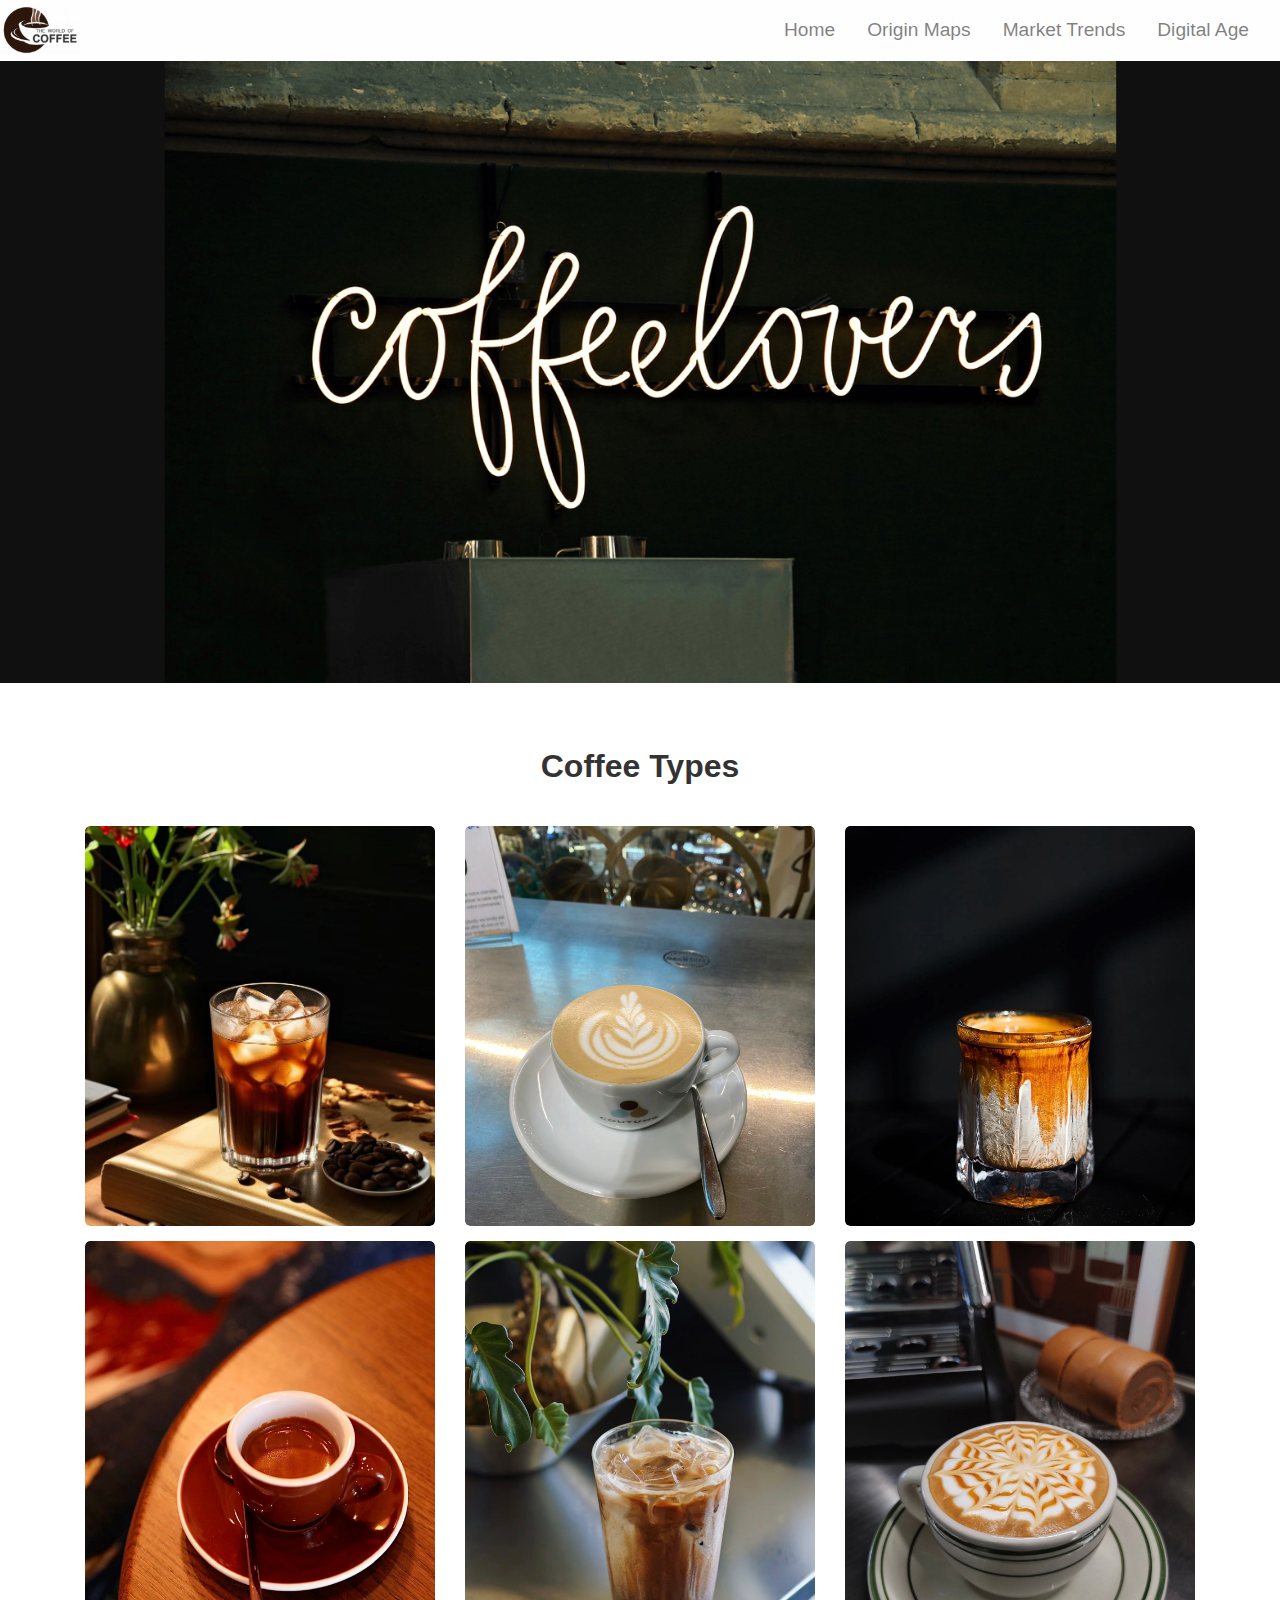
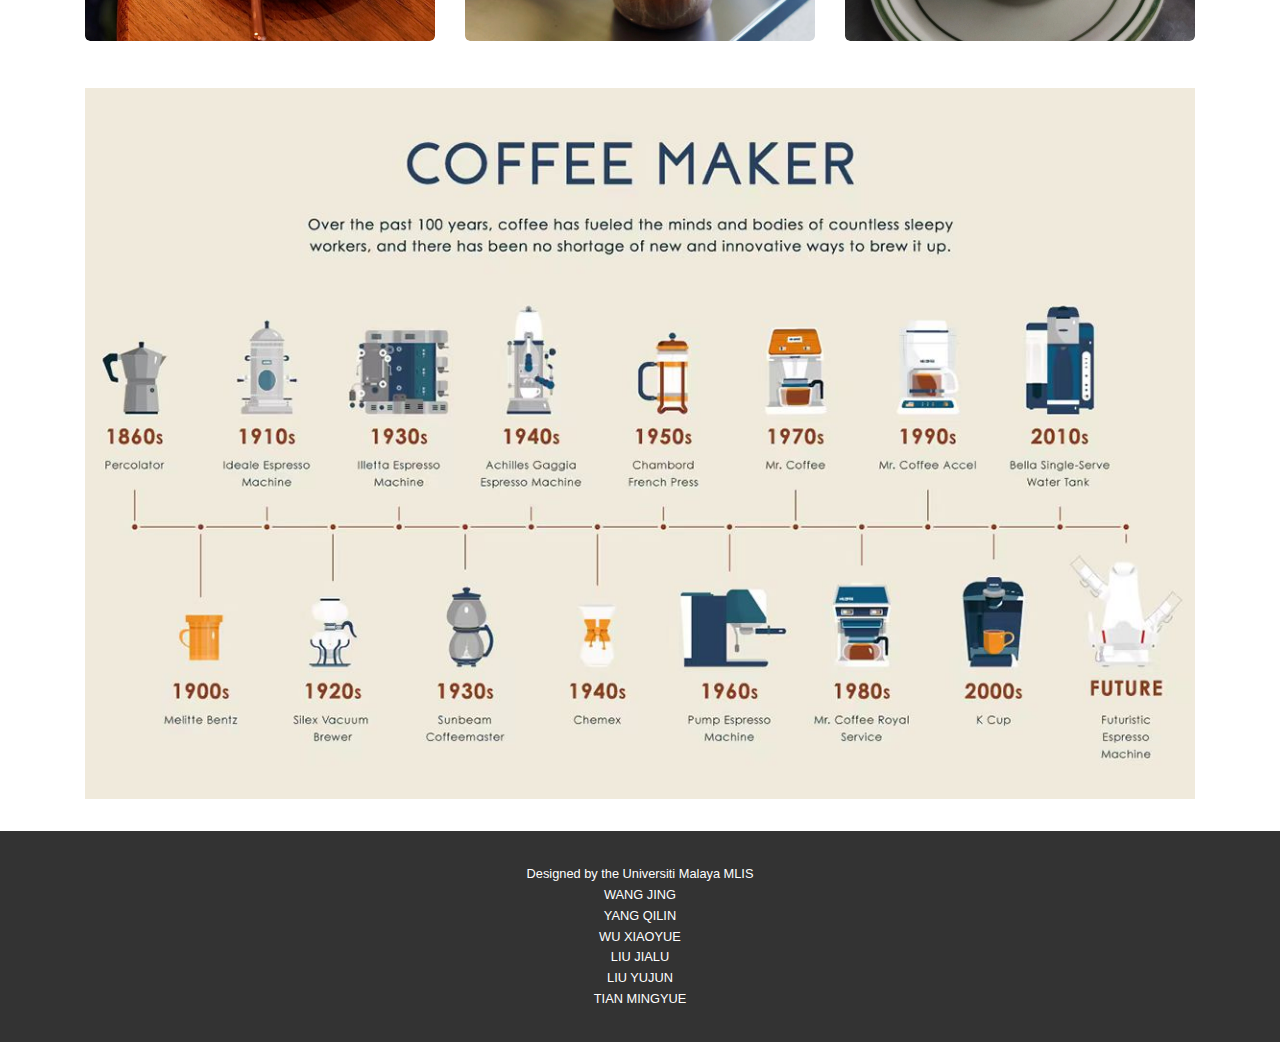
<file: index.html>
<!DOCTYPE html>
<html lang="en">

<head>
    <meta charset="UTF-8">
    <meta name="viewport" content="width=device-width, initial-scale=1.0">
    <title>The World of Coffee - Home</title>
    <link rel="icon" href="./img/coffee-bean.ico" type="image/x-icon">
    <link href="https://maxcdn.bootstrapcdn.com/bootstrap/4.5.2/css/bootstrap.min.css" rel="stylesheet">
    <link rel="stylesheet" href="./style.css">

</head>

<body>
    <nav class="navbar navbar-expand-lg navbar-light bg-light justify-content-end">
        <div class="navbar-brand">
            <img src="./img/logo.png" alt="">
        </div>
        <div class="container top-container">

            <button class="navbar-toggler" type="button" data-toggle="collapse" data-target="#navbarNav"
                aria-controls="navbarNav" aria-expanded="false" aria-label="Toggle navigation">
                <span class="navbar-toggler-icon"></span>
            </button>
            <div class="collapse navbar-collapse " id="navbarNav">
                <ul class="navbar-nav ml-auto">
                    <li class="nav-item">
                        <a class="nav-link" href="./index.html">Home</a>
                    </li>
                    <li class="nav-item">
                        <a class="nav-link" href="./map.html">Origin Maps</a>
                    </li>
                    <li class="nav-item">
                        <a class="nav-link" href="./market.html">Market Trends</a>
                    </li>
                    <li class="nav-item">
                        <a class="nav-link" href="./digital.html">Digital Age</a>
                    </li>
                </ul>
            </div>
        </div>
    </nav>
    <div class="img-container">
        <img src="./img/banner.png" alt="">
    </div>

    <!-- 页面内容 -->
    <div class="container">
        <div class="coffe-types">
            <div class="row justify-content-center ">
                <div class="col-md-6 coffee-types-title-container">
                    <h1 class="charts-title">Coffee Types</h1>
                </div>
            </div>
            <div class="row">
                <div class="col-md-4">
                    <div class="image-wrapper">
                        <img src="./img/Americano.jpg" alt="Image 1" class="img-fluid">
                        <div class="overlay">Americano</div>
                    </div>
                </div>
                <div class="col-md-4">
                    <div class="image-wrapper">
                        <img src="./img/Cappuccino.jpg" alt="Image 1" class="img-fluid">
                        <div class="overlay">Cappuccino</div>
                    </div>
                </div>
                <div class="col-md-4">
                    <div class="image-wrapper">
                        <img src="./img/Dirty.jpg" alt="Image 1" class="img-fluid">
                        <div class="overlay">Dirty</div>
                    </div>
                </div>
            </div>
            <div class="row">
                <div class="col-md-4">
                    <div class="image-wrapper">
                        <img src="./img/Espresso.jpg" alt="Image 1" class="img-fluid">
                        <div class="overlay">Espresso</div>
                    </div>
                </div>
                <div class="col-md-4">
                    <div class="image-wrapper">
                        <img src="./img/Latte.jpg" alt="Image 1" class="img-fluid">
                        <div class="overlay">Latte</div>
                    </div>
                </div>
                <div class="col-md-4">
                    <div class="image-wrapper">
                        <img src="./img/Macchiato.jpg" alt="Image 1" class="img-fluid">
                        <div class="overlay">Macchiato</div>
                    </div>
                </div>
            </div>
        </div>
        <div class='tableauPlaceholder' id='viz1717272434119' style='position: relative'><noscript><a href='#'><img
                        alt='Coffee Dashboard '
                        src='https:&#47;&#47;public.tableau.com&#47;static&#47;images&#47;Co&#47;CoffeeTypes&#47;CoffeeDashboard&#47;1_rss.png'
                        style='border: none' /></a></noscript><object class='tableauViz' style='display:none;'>
                <param name='host_url' value='https%3A%2F%2Fpublic.tableau.com%2F' />
                <param name='embed_code_version' value='3' />
                <param name='site_root' value='' />
                <param name='name' value='CoffeeTypes&#47;CoffeeDashboard' />
                <param name='tabs' value='no' />
                <param name='toolbar' value='yes' />
                <param name='static_image'
                    value='https:&#47;&#47;public.tableau.com&#47;static&#47;images&#47;Co&#47;CoffeeTypes&#47;CoffeeDashboard&#47;1.png' />
                <param name='animate_transition' value='yes' />
                <param name='display_static_image' value='yes' />
                <param name='display_spinner' value='yes' />
                <param name='display_overlay' value='yes' />
                <param name='display_count' value='yes' />
                <param name='language' value='en-US' />
            </object></div>
        <script
            type='text/javascript'>                    var divElement = document.getElementById('viz1717272434119'); var vizElement = divElement.getElementsByTagName('object')[0]; vizElement.style.width = '100%'; vizElement.style.height = (divElement.offsetWidth * 0.75) + 'px'; var scriptElement = document.createElement('script'); scriptElement.src = 'https://public.tableau.com/javascripts/api/viz_v1.js'; vizElement.parentNode.insertBefore(scriptElement, vizElement);                </script>
        <div class="time-line">
            <img style="width: 100%;" src="./img/coffee-maker-timeline.jpg" alt="">
        </div>
    </div>

    <!-- <div id="embed-iframe"></div> -->
    <iframe id="spotifyPlayer"
        style="border-radius:12px; width: 15rem; height: 6rem; position: fixed; z-index: 999; bottom: 0.1rem; left: 1rem;transition: bottom 0.5s ease;"
        src="https://open.spotify.com/embed/track/0mVS2trjaMEQvdtkIFCCHK?utm_source=generator" width="100%" height="352"
        frameBorder="0" allowfullscreen=""
        allow="autoplay; clipboard-write; encrypted-media; fullscreen; picture-in-picture" loading="lazy"></iframe>
    <footer>
        <div class="footer-content">
            <p>Designed by the Universiti Malaya MLIS</p>
            <p>WANG JING</p>
            <p>YANG QILIN</p>
            <p>WU XIAOYUE</p>
            <p>LIU JIALU</p>
            <p>LIU YUJUN</p>
            <p>TIAN MINGYUE</p>
        </div>
    </footer>

    <script src="https://code.jquery.com/jquery-3.5.1.slim.min.js"></script>
    <script src="https://cdn.jsdelivr.net/npm/@popperjs/core@2.9.2/dist/umd/popper.min.js"></script>
    <script src="https://maxcdn.bootstrapcdn.com/bootstrap/4.5.2/js/bootstrap.min.js"></script>
    <script src="https://open.spotify.com/embed/iframe-api/v1" async></script>
    <script>
        const floatingDiv = document.getElementById('spotifyPlayer');
        const liftDistance = '15rem'; // 抬升距离
        window.addEventListener('scroll', () => {
            if ((window.innerHeight + window.pageYOffset) >= document.body.offsetHeight) {
                // 页面滚动到底部
                floatingDiv.style.bottom = liftDistance; // 抬升 Div
            } else {
                // 页面未到底部
                floatingDiv.style.bottom = '0'; // 回到原始位置
            }
        });
        // var playing = true;

        // window.onSpotifyIframeApiReady = (IFrameAPI) => {
        //     const element = document.getElementById('embed-iframe');
        //     const options = {
        //         uri: 'spotify:track:0mVS2trjaMEQvdtkIFCCHK'
        //     };
        //     const callback = (EmbedController) => { };
        //     IFrameAPI.createController(element, options, callback);
        // };

    </script>
</body>

</html>
</file>
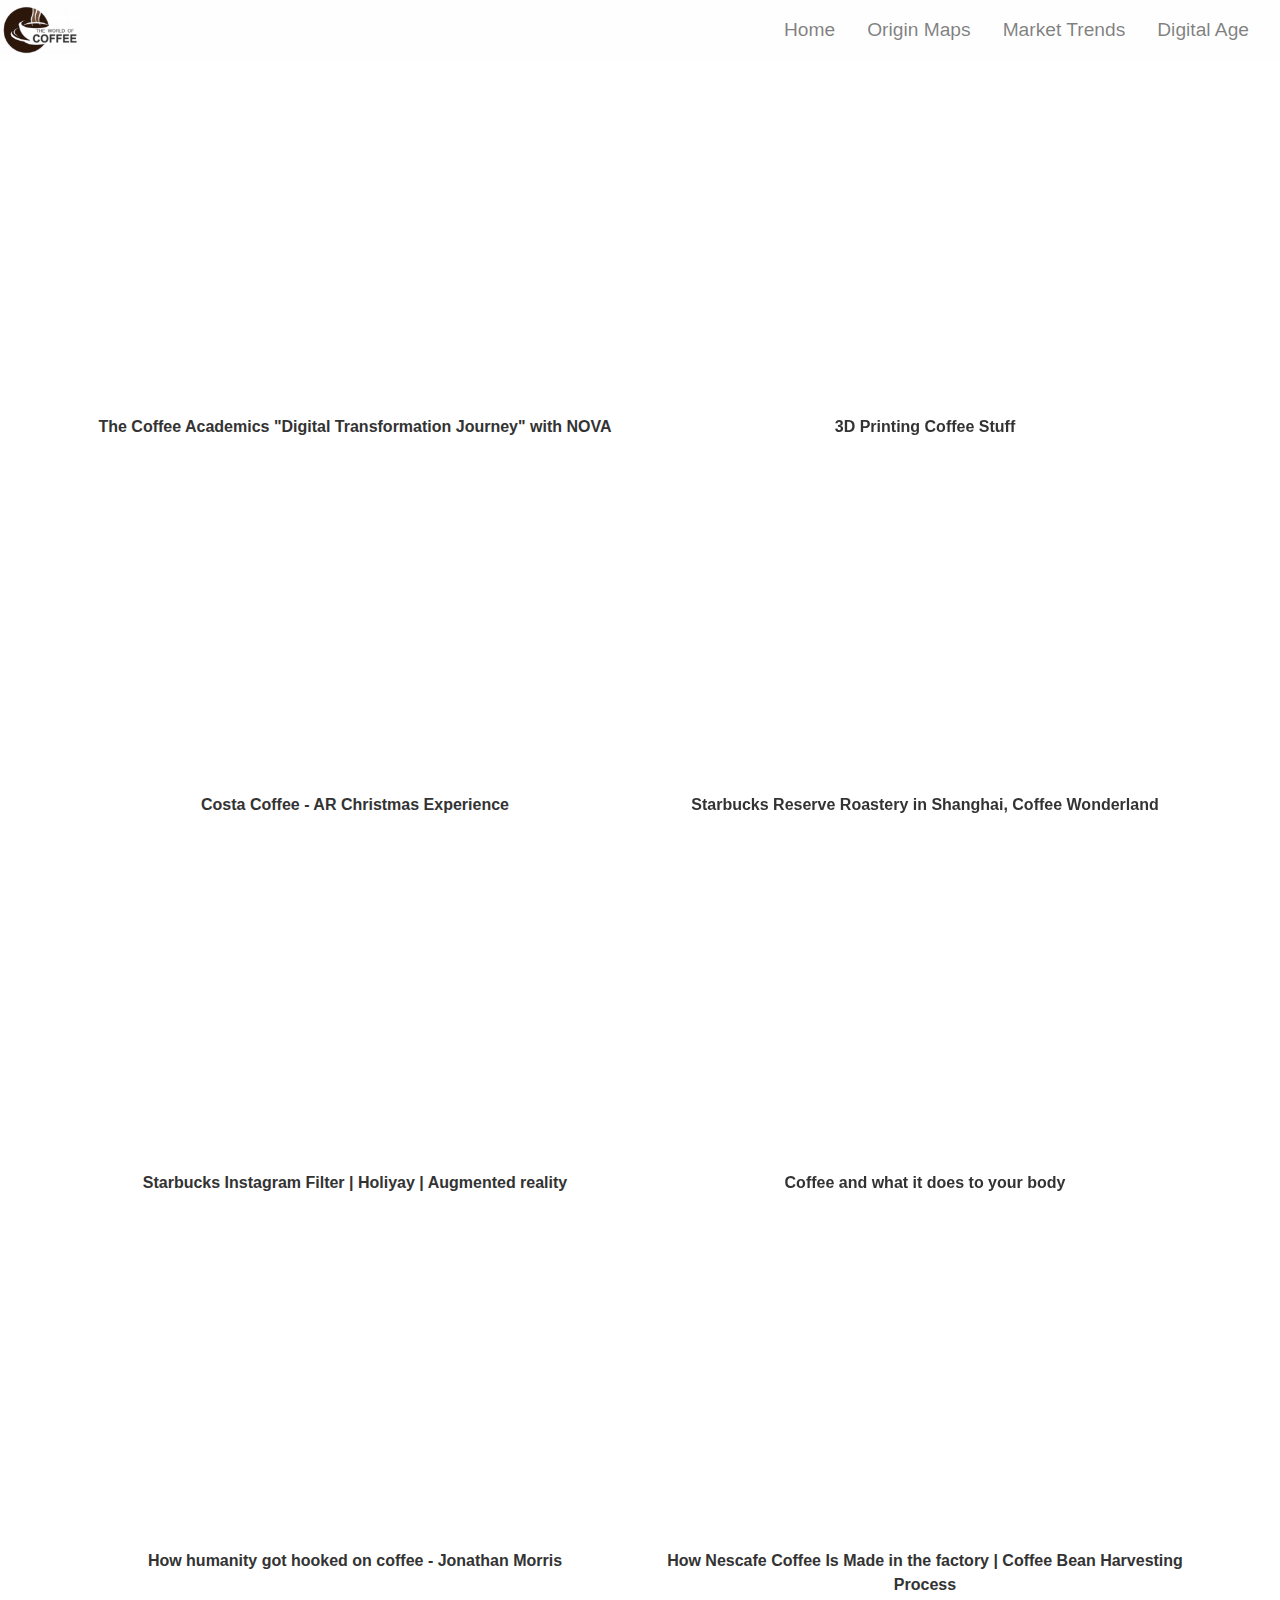
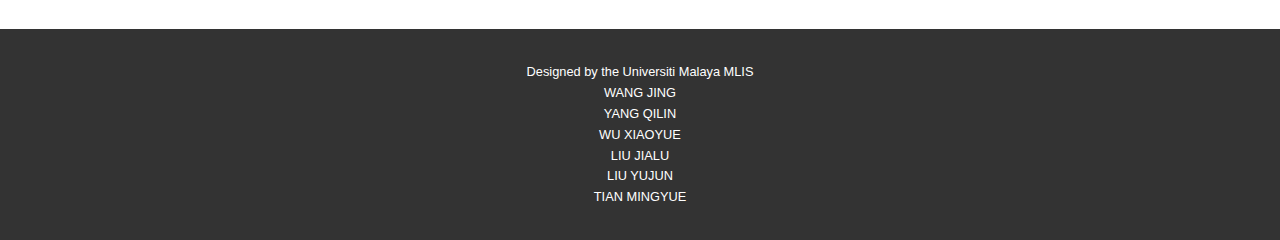
<file: digital.html>
<!DOCTYPE html>
<html lang="en">

<head>
    <meta charset="UTF-8">
    <meta name="viewport" content="width=device-width, initial-scale=1.0">
    <title>Coffee Culture - Digital Adge</title>
    <link rel="icon" href="./img/coffee-bean.ico" type="image/x-icon">
    <link href="https://maxcdn.bootstrapcdn.com/bootstrap/4.5.2/css/bootstrap.min.css" rel="stylesheet">
    <link rel="stylesheet" href="./style.css">
</head>

<body>
    <nav class="navbar navbar-expand-lg navbar-light bg-light justify-content-end">
        <div class="navbar-brand">
            <img src="./img/logo.png" alt="">
        </div>
        <div class="container top-container">

            <button class="navbar-toggler" type="button" data-toggle="collapse" data-target="#navbarNav"
                aria-controls="navbarNav" aria-expanded="false" aria-label="Toggle navigation">
                <span class="navbar-toggler-icon"></span>
            </button>
            <div class="collapse navbar-collapse " id="navbarNav">
                <ul class="navbar-nav ml-auto">
                    <li class="nav-item">
                        <a class="nav-link" href="./index.html">Home</a>
                    </li>
                    <li class="nav-item">
                        <a class="nav-link" href="./map.html">Origin Maps</a>
                    </li>
                    <li class="nav-item">
                        <a class="nav-link" href="./market.html">Market Trends</a>
                    </li>
                    <li class="nav-item">
                        <a class="nav-link" href="./digital.html">Digital Age</a>
                    </li>
                </ul>
            </div>
        </div>
    </nav>

    <!-- 页面内容 -->
    <div class="container">
        <div class="row video-row">
            <div class="col-md-6">
                <div class="row">
                    <div class="col-md-12">
                        <iframe width="560" height="315"
                            src="https://www.youtube.com/embed/2DZ-Vi3Ze6E?si=dM_gg7ZAeX_FcPmJ"
                            title="YouTube video player" frameborder="0"
                            allow="accelerometer; autoplay; clipboard-write; encrypted-media; gyroscope; picture-in-picture; web-share"
                            referrerpolicy="strict-origin-when-cross-origin" allowfullscreen></iframe>
                    </div>
                </div>
                <div class="row">
                    <div class="col-md-12">
                        <span class="video-title">The Coffee Academics "Digital Transformation Journey" with NOVA</span>
                    </div>
                </div>
            </div>
            <div class="col-md-6">
                <div class="row">
                    <div class="col-md-12">
                        <iframe width="560" height="315"
                            src="https://www.youtube.com/embed/X3bEjJ_S2V0?si=H_DjG-IokiG1BVk1"
                            title="YouTube video player" frameborder="0"
                            allow="accelerometer; autoplay; clipboard-write; encrypted-media; gyroscope; picture-in-picture; web-share"
                            referrerpolicy="strict-origin-when-cross-origin" allowfullscreen></iframe>
                    </div>
                </div>
                <div class="row">
                    <div class="col-md-12">
                        <span class="video-title">3D Printing Coffee Stuff
                        </span>
                    </div>
                </div>
            </div>
        </div>
        <div class="row video-row">
            <div class="col-md-6">
                <div class="row">
                    <div class="col-md-12">
                        <iframe width="560" height="315"
                            src="https://www.youtube.com/embed/jR21tRDXFfU?si=M4Kt-qsCaQ3_RwjG"
                            title="YouTube video player" frameborder="0"
                            allow="accelerometer; autoplay; clipboard-write; encrypted-media; gyroscope; picture-in-picture; web-share"
                            referrerpolicy="strict-origin-when-cross-origin" allowfullscreen></iframe>
                    </div>
                </div>
                <div class="row">
                    <div class="col-md-12">
                        <span class="video-title">Costa Coffee - AR Christmas Experience
                        </span>
                    </div>
                </div>
            </div>
            <div class="col-md-6">
                <div class="row">
                    <div class="col-md-12">
                        <iframe width="560" height="315"
                            src="https://www.youtube.com/embed/Kh3WuSXyEqI?si=cLMB4CRa18qPi6DK"
                            title="YouTube video player" frameborder="0"
                            allow="accelerometer; autoplay; clipboard-write; encrypted-media; gyroscope; picture-in-picture; web-share"
                            referrerpolicy="strict-origin-when-cross-origin" allowfullscreen></iframe>
                    </div>
                </div>
                <div class="row">
                    <div class="col-md-12">
                        <span class="video-title">Starbucks Reserve Roastery in Shanghai, Coffee Wonderland
                        </span>
                    </div>
                </div>
            </div>
        </div>
        <div class="row video-row">
            <div class="col-md-6">
                <div class="row">
                    <div class="col-md-12">
                        <iframe width="560" height="315"
                            src="https://www.youtube.com/embed/VqDH3IfLBnA?si=M9Igey247JIyPTg_"
                            title="YouTube video player" frameborder="0"
                            allow="accelerometer; autoplay; clipboard-write; encrypted-media; gyroscope; picture-in-picture; web-share"
                            referrerpolicy="strict-origin-when-cross-origin" allowfullscreen></iframe>
                    </div>
                </div>
                <div class="row">
                    <div class="col-md-12">
                        <span class="video-title">Starbucks Instagram Filter | Holiyay | Augmented reality
                        </span>
                    </div>
                </div>
            </div>
            <div class="col-md-6">
                <div class="row">
                    <div class="col-md-12">
                        <iframe width="560" height="315"
                            src="https://www.youtube.com/embed/62wEk02YKs0?si=3sn7qI5TBj_H75jt"
                            title="YouTube video player" frameborder="0"
                            allow="accelerometer; autoplay; clipboard-write; encrypted-media; gyroscope; picture-in-picture; web-share"
                            referrerpolicy="strict-origin-when-cross-origin" allowfullscreen></iframe>
                    </div>
                </div>
                <div class="row">
                    <div class="col-md-12">
                        <span class="video-title">Coffee and what it does to your body
                        </span>
                    </div>
                </div>
            </div>
        </div>
        <div class="row video-row">
            <div class="col-md-6">
                <div class="row">
                    <div class="col-md-12">
                        <iframe width="560" height="315"
                            src="https://www.youtube.com/embed/xQ156y4TtJs?si=P8ya9ALCodITDk7z"
                            title="YouTube video player" frameborder="0"
                            allow="accelerometer; autoplay; clipboard-write; encrypted-media; gyroscope; picture-in-picture; web-share"
                            referrerpolicy="strict-origin-when-cross-origin" allowfullscreen></iframe>
                    </div>
                </div>
                <div class="row">
                    <div class="col-md-12">
                        <span class="video-title">How humanity got hooked on coffee - Jonathan Morris
                        </span>
                    </div>
                </div>
            </div>
            <div class="col-md-6">
                <div class="row">
                    <div class="col-md-12">
                        <iframe width="560" height="315"
                            src="https://www.youtube.com/embed/0E3BUU88Geo?si=rv_vN9mSnrNmu6gQ"
                            title="YouTube video player" frameborder="0"
                            allow="accelerometer; autoplay; clipboard-write; encrypted-media; gyroscope; picture-in-picture; web-share"
                            referrerpolicy="strict-origin-when-cross-origin" allowfullscreen></iframe>
                    </div>
                </div>
                <div class="row">
                    <div class="col-md-12">
                        <span class="video-title">How Nescafe Coffee Is Made in the factory | Coffee Bean Harvesting
                            Process
                        </span>
                    </div>
                </div>
            </div>

        </div>
    </div>
    <footer>
        <div class="footer-content">
            <p>Designed by the Universiti Malaya MLIS</p>
            <p>WANG JING</p>
            <p>YANG QILIN</p>
            <p>WU XIAOYUE</p>
            <p>LIU JIALU</p>
            <p>LIU YUJUN</p>
            <p>TIAN MINGYUE</p>
        </div>
    </footer>
    <script src="https://code.jquery.com/jquery-3.5.1.slim.min.js"></script>
    <script src="https://cdn.jsdelivr.net/npm/@popperjs/core@2.9.2/dist/umd/popper.min.js"></script>
    <script src="https://maxcdn.bootstrapcdn.com/bootstrap/4.5.2/js/bootstrap.min.js"></script>
</body>

</html>
</file>
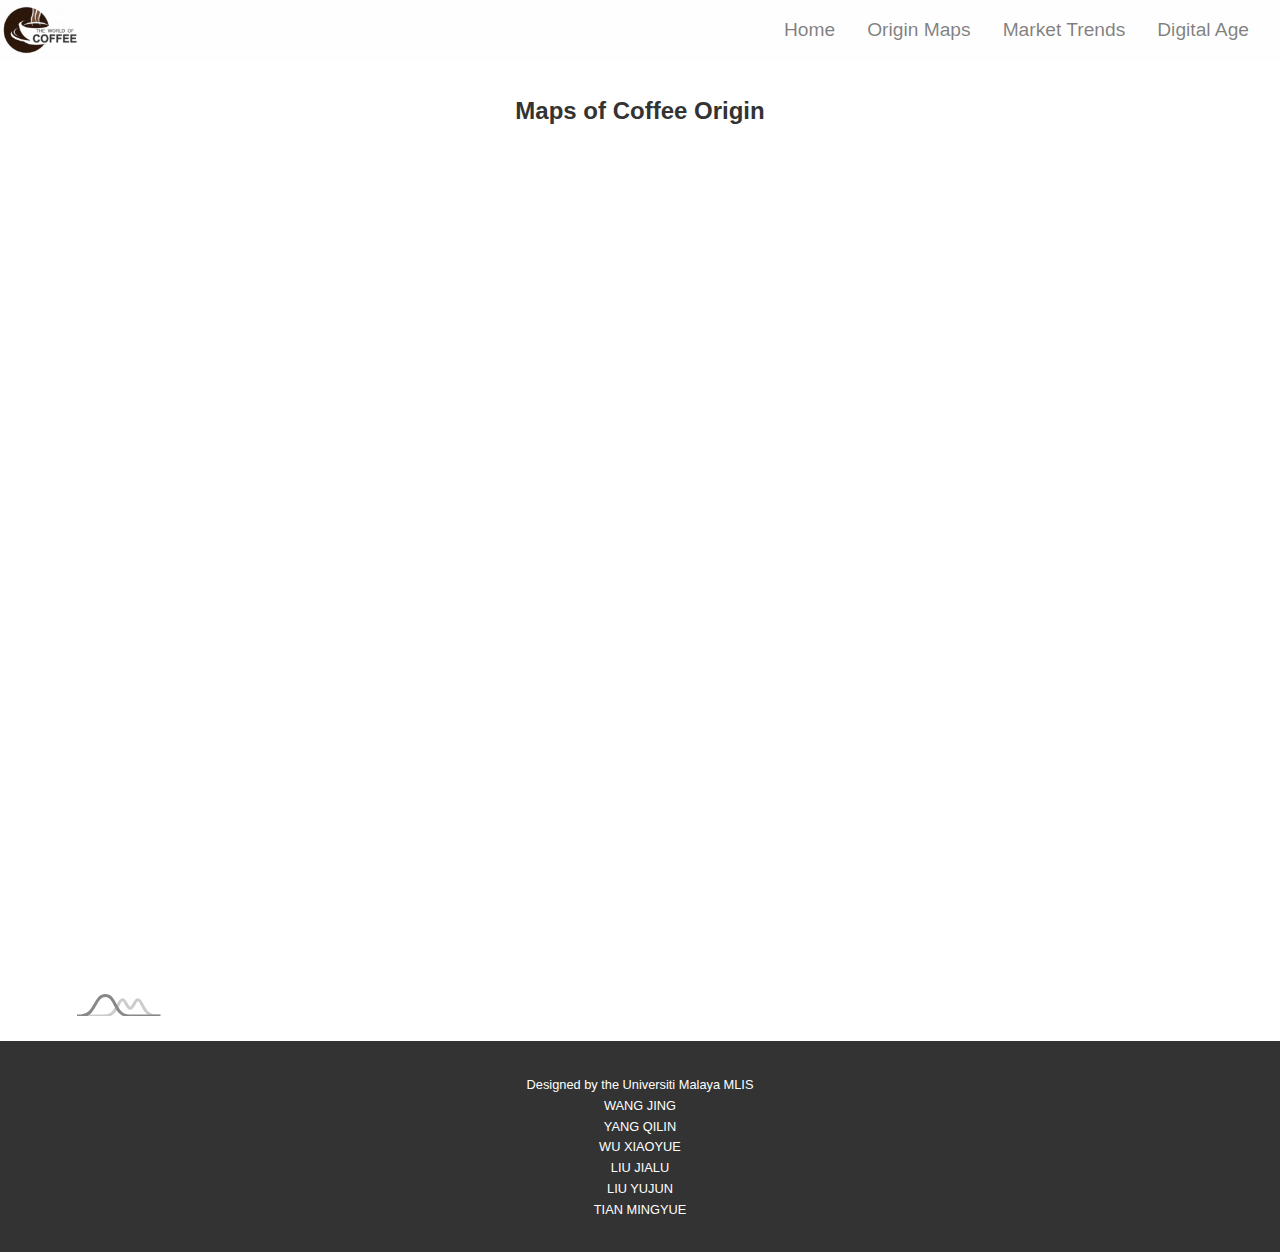
<file: map.html>
<!DOCTYPE html>
<html lang="en">

<head>
    <meta charset="UTF-8">
    <meta name="viewport" content="width=device-width, initial-scale=1.0">
    <title>Coffee Culture - Maps of Origin</title>
    <link href="https://maxcdn.bootstrapcdn.com/bootstrap/4.5.2/css/bootstrap.min.css" rel="stylesheet">
    <link rel="stylesheet" href="./style.css">
    <script src="./amcharts.js"></script>
    <script src="https://cdn.amcharts.com/lib/5/map.js"></script>
    <script src="https://cdn.amcharts.com/lib/5/geodata/worldLow.js"></script>
    <script src="https://cdn.amcharts.com/lib/5/themes/Animated.js"></script>
</head>

<body>
    <nav class="navbar navbar-expand-lg navbar-light bg-light justify-content-end">
        <div class="navbar-brand">
            <img src="./img/logo.png" alt="">
        </div>
        <div class="container top-container">

            <button class="navbar-toggler" type="button" data-toggle="collapse" data-target="#navbarNav"
                aria-controls="navbarNav" aria-expanded="false" aria-label="Toggle navigation">
                <span class="navbar-toggler-icon"></span>
            </button>
            <div class="collapse navbar-collapse " id="navbarNav">
                <ul class="navbar-nav ml-auto">
                    <li class="nav-item">
                        <a class="nav-link" href="./index.html">Home</a>
                    </li>
                    <li class="nav-item">
                        <a class="nav-link" href="./map.html">Origin Maps</a>
                    </li>
                    <li class="nav-item">
                        <a class="nav-link" href="./market.html">Market Trends</a>
                    </li>
                    <li class="nav-item">
                        <a class="nav-link" href="./digital.html">Digital Age</a>
                    </li>
                </ul>
            </div>
        </div>
    </nav>

    <!-- 页面内容 -->
    <div class="container">
        <div class="row justify-content-md-center">
            <div class="col-md-6 map-title">
                Maps of Coffee Origin
            </div>
        </div>
    </div>

    <div class="map-container">
        <div id="chartdiv"></div>
    </div>

    <div class="map-charts-container">
        <div class='tableauPlaceholder' id='viz1717268044367' style='position: relative'><noscript><a href='#'><img
                        alt='&lt;Coffee production and types&gt; '
                        src='https:&#47;&#47;public.tableau.com&#47;static&#47;images&#47;Co&#47;Coffeeproduction_17171959760770&#47;Sheet1&#47;1_rss.png'
                        style='border: none' /></a></noscript><object class='tableauViz' style='display:none;'>
                <param name='host_url' value='https%3A%2F%2Fpublic.tableau.com%2F' />
                <param name='embed_code_version' value='3' />
                <param name='site_root' value='' />
                <param name='name' value='Coffeeproduction_17171959760770&#47;Sheet1' />
                <param name='tabs' value='no' />
                <param name='toolbar' value='yes' />
                <param name='static_image'
                    value='https:&#47;&#47;public.tableau.com&#47;static&#47;images&#47;Co&#47;Coffeeproduction_17171959760770&#47;Sheet1&#47;1.png' />
                <param name='animate_transition' value='yes' />
                <param name='display_static_image' value='yes' />
                <param name='display_spinner' value='yes' />
                <param name='display_overlay' value='yes' />
                <param name='display_count' value='yes' />
                <param name='language' value='en-GB' />
            </object></div>
        <script
            type='text/javascript'>                    var divElement = document.getElementById('viz1717268044367'); var vizElement = divElement.getElementsByTagName('object')[0]; vizElement.style.width = '100%'; vizElement.style.height = (divElement.offsetWidth * 0.75) + 'px'; var scriptElement = document.createElement('script'); scriptElement.src = 'https://public.tableau.com/javascripts/api/viz_v1.js'; vizElement.parentNode.insertBefore(scriptElement, vizElement);                </script>
    </div>

    <footer>
        <div class="footer-content">
            <p>Designed by the Universiti Malaya MLIS</p>
            <p>WANG JING</p>
            <p>YANG QILIN</p>
            <p>WU XIAOYUE</p>
            <p>LIU JIALU</p>
            <p>LIU YUJUN</p>
            <p>TIAN MINGYUE</p>
        </div>
    </footer>
    <!-- Modal -->
    <div class="modal fade" id="infoModal" tabindex="-1" aria-labelledby="infoModalLabel" aria-hidden="true">
        <div class="modal-dialog modal-lg">
            <div class="modal-content">
                <div class="modal-header">
                    <h5 class="modal-title" id="infoModalLabel">Country Information</h5>
                    <button type="button" class="close" data-dismiss="modal" aria-label="Close">
                        <span aria-hidden="true">&times;</span>
                    </button>
                </div>
                <div class="modal-body">
                    <span>IMG</span>
                </div>
                <div class="modal-footer">
                    <button type="button" class="btn btn-secondary" data-dismiss="modal">Close</button>
                </div>
            </div>
        </div>
    </div>

    <script src="https://code.jquery.com/jquery-3.5.1.slim.min.js"></script>
    <script src="https://cdn.jsdelivr.net/npm/@popperjs/core@2.9.2/dist/umd/popper.min.js"></script>
    <script src="https://maxcdn.bootstrapcdn.com/bootstrap/4.5.2/js/bootstrap.min.js"></script>
    <script src="./map.js"></script>
</body>

</html>
</file>
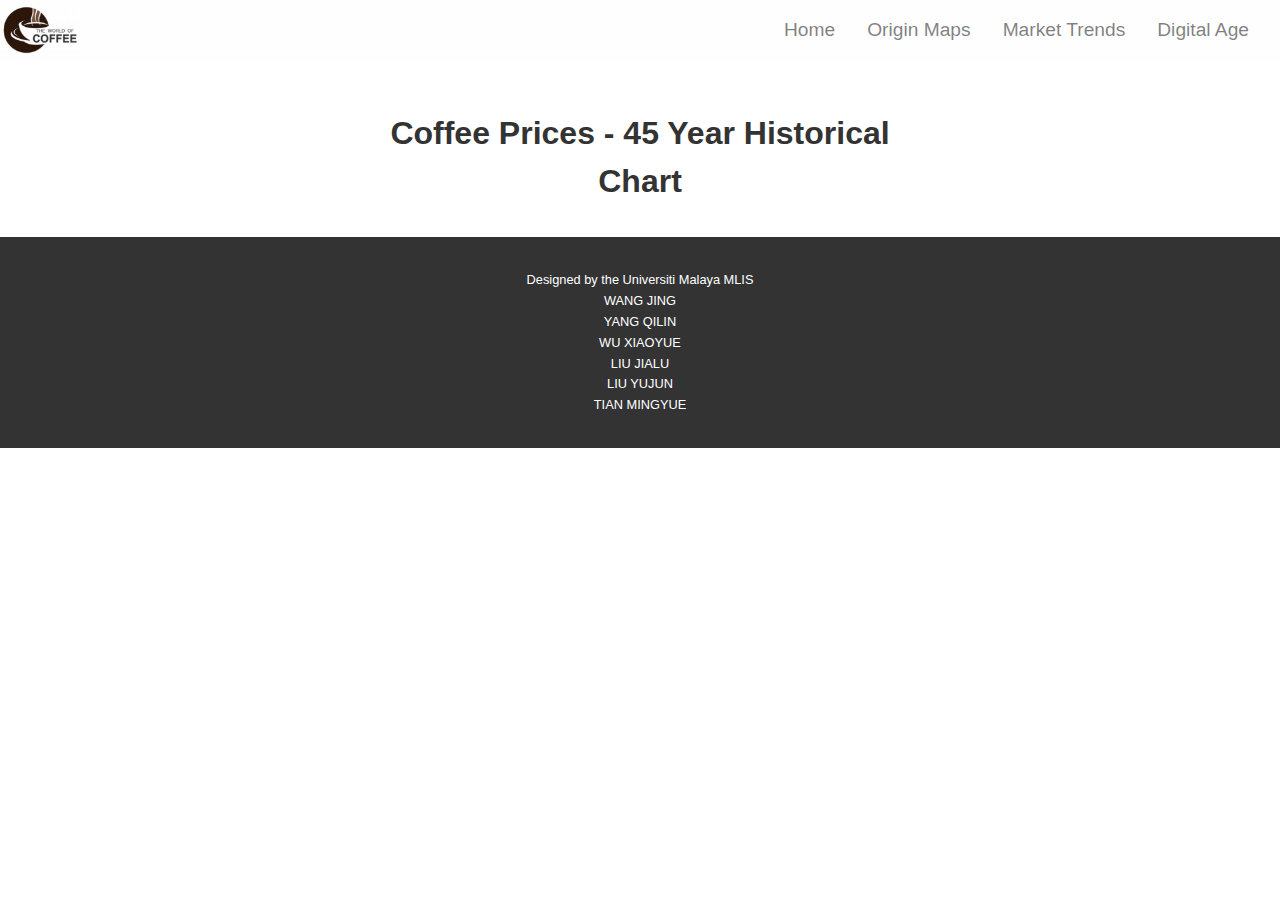
<file: market.html>
<!DOCTYPE html>
<html lang="en">

<head>
    <meta charset="UTF-8">
    <meta name="viewport" content="width=device-width, initial-scale=1.0">
    <title>Coffee Culture - Market Trends</title>
    <link href="https://maxcdn.bootstrapcdn.com/bootstrap/4.5.2/css/bootstrap.min.css" rel="stylesheet">
    <link rel="stylesheet" href="./style.css">
</head>

<body>
    <nav class="navbar navbar-expand-lg navbar-light bg-light justify-content-end">
        <div class="navbar-brand">
            <img src="./img/logo.png" alt="">
        </div>
        <div class="container top-container">

            <button class="navbar-toggler" type="button" data-toggle="collapse" data-target="#navbarNav"
                aria-controls="navbarNav" aria-expanded="false" aria-label="Toggle navigation">
                <span class="navbar-toggler-icon"></span>
            </button>
            <div class="collapse navbar-collapse " id="navbarNav">
                <ul class="navbar-nav ml-auto">
                    <li class="nav-item">
                        <a class="nav-link" href="./index.html">Home</a>
                    </li>
                    <li class="nav-item">
                        <a class="nav-link" href="./map.html">Origin Maps</a>
                    </li>
                    <li class="nav-item">
                        <a class="nav-link" href="./market.html">Market Trends</a>
                    </li>
                    <li class="nav-item">
                        <a class="nav-link" href="./digital.html">Digital Age</a>
                    </li>
                </ul>
            </div>
        </div>
    </nav>

    <!-- 页面内容 -->
    <div class="container">

        <div class="row justify-content-center">
            <div class="col-md-12">
                <div class='tableauPlaceholder' id='viz1717239214343' style='position: relative'><noscript><a
                            href='#'><img alt='Sheet 1 '
                                src='https:&#47;&#47;public.tableau.com&#47;static&#47;images&#47;Co&#47;CoffeePriceTrend&#47;Sheet1&#47;1_rss.png'
                                style='border: none' /></a></noscript><object class='tableauViz' style='display:none;'>
                        <param name='host_url' value='https%3A%2F%2Fpublic.tableau.com%2F' />
                        <param name='embed_code_version' value='3' />
                        <param name='site_root' value='' />
                        <param name='name' value='CoffeePriceTrend&#47;Sheet1' />
                        <param name='tabs' value='no' />
                        <param name='toolbar' value='yes' />
                        <param name='static_image'
                            value='https:&#47;&#47;public.tableau.com&#47;static&#47;images&#47;Co&#47;CoffeePriceTrend&#47;Sheet1&#47;1.png' />
                        <param name='animate_transition' value='yes' />
                        <param name='display_static_image' value='yes' />
                        <param name='display_spinner' value='yes' />
                        <param name='display_overlay' value='yes' />
                        <param name='display_count' value='yes' />
                        <param name='language' value='en-US' />
                    </object></div>
                <script
                    type='text/javascript'>                    var divElement = document.getElementById('viz1717239214343'); var vizElement = divElement.getElementsByTagName('object')[0]; vizElement.style.width = '100%'; vizElement.style.height = (divElement.offsetWidth * 0.75) + 'px'; var scriptElement = document.createElement('script'); scriptElement.src = 'https://public.tableau.com/javascripts/api/viz_v1.js'; vizElement.parentNode.insertBefore(scriptElement, vizElement);                </script>

            </div>
            <div class="col-md-6">
                <div class="charts-title-container">
                    <span class="charts-title">Coffee Prices - 45 Year Historical Chart</span>
                </div>
            </div>
        </div>
        <div class="row">
            <div class="col-md-6">

            </div>
            <div class="col-md-6">

            </div>
        </div>

    </div>
    <footer>
        <div class="footer-content">
            <p>Designed by the Universiti Malaya MLIS</p>
            <p>WANG JING</p>
            <p>YANG QILIN</p>
            <p>WU XIAOYUE</p>
            <p>LIU JIALU</p>
            <p>LIU YUJUN</p>
            <p>TIAN MINGYUE</p>
        </div>
    </footer>
    <script src="https://code.jquery.com/jquery-3.5.1.slim.min.js"></script>
    <script src="https://cdn.jsdelivr.net/npm/@popperjs/core@2.9.2/dist/umd/popper.min.js"></script>
    <script src="https://maxcdn.bootstrapcdn.com/bootstrap/4.5.2/js/bootstrap.min.js"></script>
</body>

</html>
</file>
<file: style.css>
body {
    font-family: Arial, sans-serif;
    color: #333;
    background-color: #fff;
    /* padding: 0 0 15rem 0; */
}
.img-container {
    background-image: url(./img/banner.png);
    background-position-y: 25%;
    background-size: cover;
    display: block;
    width: 100%;
    padding: 0;
}
.img-container img {
    width: 100%;
}
.foot {
    background-image: url(./img/foot.jpg);
    background-position-y: 90%;
    background-size: cover;
    display: block;
    width: 100%;
    height: 500px;
    padding: 0;
}
.container {
    background-color: rgba(0,0,0,0);
}
.bg-light {
    background-color: rgba(0,0,0,0)!important;
}
.top-container {
    margin: 0 0 0 2rem!important;
}
nav.navbar {
    padding: 0;
    /* background-color: rgba(0,0,0,0.1);
    box-shadow: 0 2px 4px rgba(0,0,0,0.1);
    color: #fff; */
}
.bg-light {
    background-color: rgba(254,254,254,1) !important;
}
.navbar-brand {
    width: 3.5rem;
    margin-right: 25rem;
}
.navbar-light .navbar-brand img {
    height: 3rem;
}
.navbar-light .navbar-brand:hover {
    /* color: #fff; */
}
.navbar-light .navbar-nav .nav-link {
    font-size: 1.2rem;
    /* font-size: large;
    color: #fff!important; */
}
.navbar-light .navbar-nav .nav-link:hover {
    /* font-size: large;
    color: #e9ecef!important; */
}
.nav-item {
    margin: 0.5rem;
}
h1, h2 {
    color: #fff;
}
.coffee-types-title-container {
    padding: 2rem 0;
}
.coffee-types-title {
    color: #333;
    font-weight: 500;
    font-size: 4rem;
}
.container {
    width: 100%;
    margin: 2rem auto;
    text-align: center;
    /* padding: 20px; */
}

.image-wrapper {
    position: relative;
    height: 400px;
    overflow: hidden;
    margin-bottom: 15px; /* 为图片之间添加间距 */
    border-radius: 5px;

}

.image-wrapper img {
    width: 100%; /* 确保图片宽度自动适应容器宽度 */
    height: 100%;
    object-fit: cover;
    display: block;
    border-radius: 5px;
}

.overlay {
    position: absolute;
    top: 0;
    bottom: 0;
    left: 0;
    right: 0;
    height: 100%;
    width: 100%;
    opacity: 0;
    transition: .5s ease;
    background-color: black;
    color: white;
    font-size: 20px;
    text-align: center;
    line-height: 150px; /* 根据图片高度调整 */
    display: flex;
    justify-content: center;
    align-items: center;
    border-radius: 5px;
}

.image-wrapper:hover .overlay {
    opacity: 0.8;
}
.time-line {
    margin-top: 2rem;
    padding: 2rem 0;
    background-color: #f0eadc;
}
.video-row {
    margin-top: 2rem!important;
}
.video-title {
    font-weight: 700;
}
.map-title {
    font-size: x-large;
    font-weight: 700;
}
.map-container {
    width: 100%;
    overflow: hidden;
    padding: 0 0 2% 6%
}
.map-tips-container {
    padding: 1rem 0 0 0
}
.map-tips-container::after {
    content: "click on map"; /* 文字内容 */
    position: absolute; /* 绝对定位 */
    bottom: 5px; /* 底部距离 */
    right: 5px; /* 右侧距离 */
    color: rgba(26, 115, 232, 1);
    background-color: rgba(255, 255, 255, 0.5); /* 文字背景色，半透明 */
    padding: 2px 5px; /* 内部留白 */
  }
#chartdiv {
    right: 0;
    overflow: hidden;
    width: 95%;
    height: 95vh;
}
.charts-row {
    padding: 0 0 2rem 0;
}
.charts-title-container {
    padding: 1rem 0 0 0;
}
.charts-title {
    color: #333;
    font-size: 2rem;
    font-weight: 600;
}
.charts-title-underline {
    border-bottom: 0.2rem solid #c19b90;
}
.charts-title-link {
    font-size: 1.5rem;
}
.map-charts-container {
    padding-left: 4rem;
    padding-right: 4rem;
}
.market-text {
    padding: 1rem 0 0 0;
}
.market-text ul li {
    text-align: justify;
}
footer {
    /* position: fixed; */
    left: 0;
    bottom: 0;
    width: 100%;
    background-color: #333; /* Dark grey background */
    color: white;
    text-align: center;
    padding: 2rem 0;
}

.footer-content p {
    margin: 0.1rem 0; /* Tighter spacing between lines */
    font-size: 0.8rem; /* Larger font size for better readability */
}

/* Optional: Responsive design for smaller screens */
@media (max-width: 600px) {
    .footer-content p {
        font-size: 14px;
    }
}

.modal-body {
    text-align: center;
    height: 35rem;
    overflow: auto;
}
.modal-body img {
   
}
</file>
